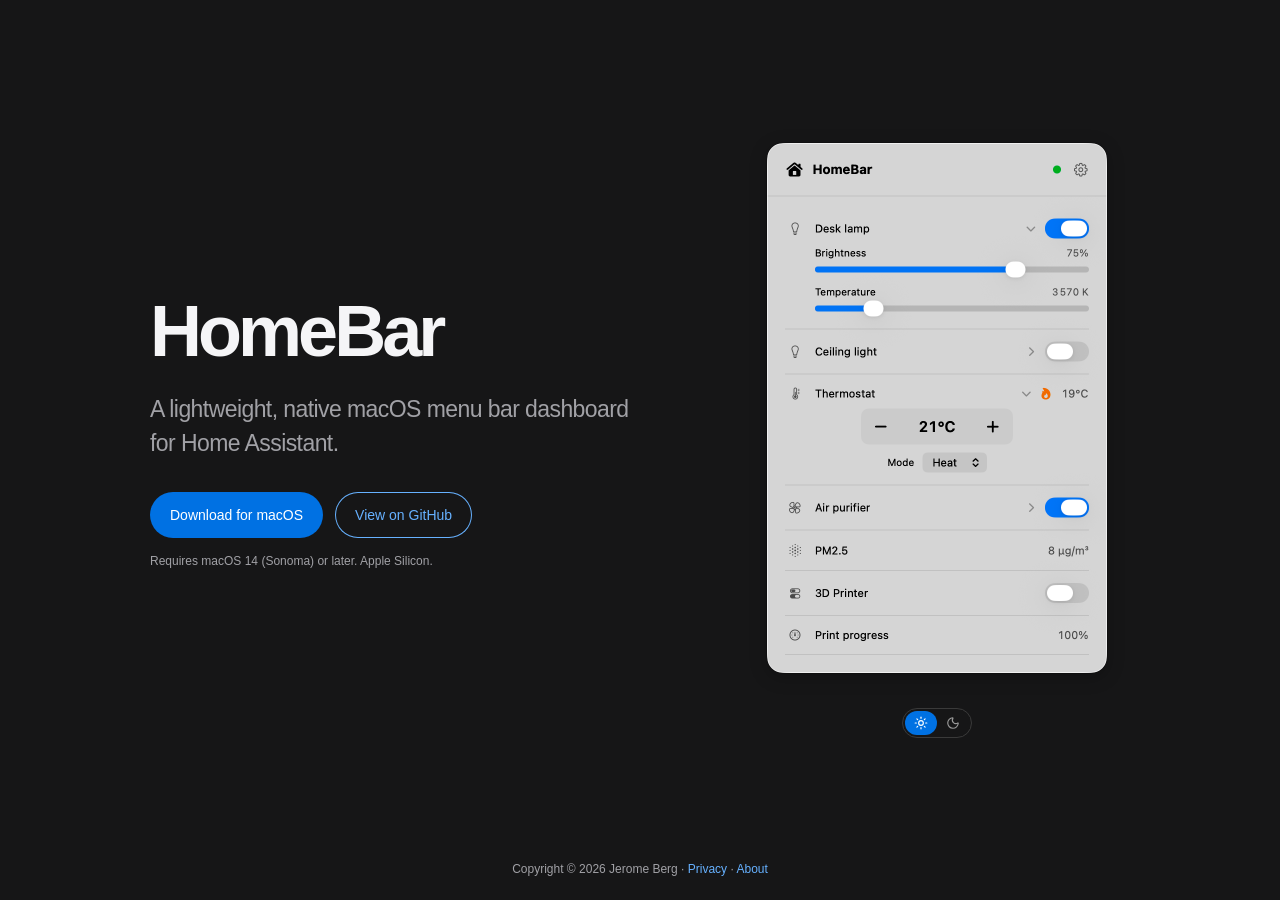
<file: docs/index.html>
<!DOCTYPE html>
<html lang="en">
  <head>
    <meta charset="utf-8">
    <meta name="viewport" content="width=device-width, initial-scale=1">
    <meta name="description" content="A lightweight, native macOS menu bar dashboard for Home Assistant.">
    <link rel="canonical" href="https://homebar.jebrg.com/">
    <title>HomeBar - Home Assistant in your macOS menu bar</title>
    <link rel="stylesheet" href="style.css">
    <link rel="icon" type="image/png" sizes="64x64" href="/assets/favicon.png">
    <script src="screenshot.js" defer></script>
  </head>
  <body>
    <main>
      <div class="intro">
        <h1>HomeBar</h1>
        <p class="description">A lightweight, native macOS menu bar dashboard <span style="white-space: nowrap">for Home Assistant.</span></p>
        <div class="actions">
          <a class="button primary" href="https://github.com/jeromeberg/homebar/releases/latest">Download for macOS</a>
          <a class="button secondary" href="https://github.com/jeromeberg/homebar/">View on GitHub</a>
        </div>
        <p class="compatibility">Requires macOS 14 (Sonoma) or later. Apple Silicon.</p>
      </div>
      <div class="dashboard">
        <img src="assets/light.png" width="772" height="1152" alt="HomeBar dashboard">
        <button class="screenshot-toggle" type="button" aria-label="Dark screenshot" aria-pressed="false" hidden>
          <span class="sun" aria-hidden="true"></span>
          <span class="moon" aria-hidden="true"></span>
        </button>
      </div>
    </main>
    <footer>Copyright © 2026 Jerome Berg · <a href="/privacy.html">Privacy</a> · <a href="/about.html">About</a></footer>
  </body>
</html>
</file>
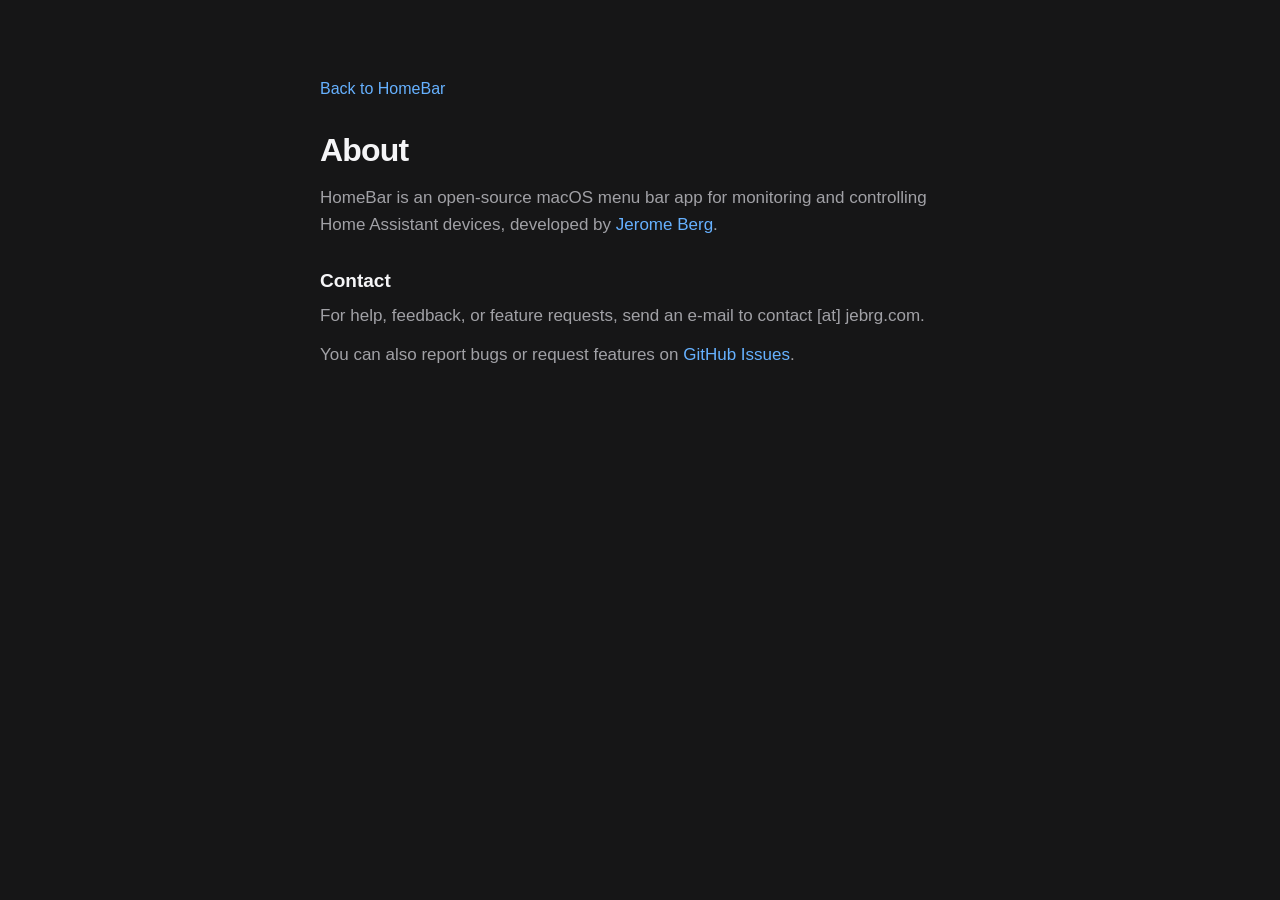
<file: docs/about.html>
<!DOCTYPE html>
<html lang="en">
  <head>
    <meta charset="utf-8">
    <meta name="viewport" content="width=device-width, initial-scale=1">
    <meta name="robots" content="noindex">
    <link rel="canonical" href="https://homebar.jebrg.com/support.html">
    <title>About - HomeBar</title>
    <link rel="stylesheet" href="style.css">
    <link rel="icon" type="image/png" sizes="64x64" href="/assets/favicon.png">
  </head>
  <body>
    <main class="privacy">
      <a href="/">Back to HomeBar</a>
      <h1>About</h1>
      <p>HomeBar is an open-source macOS menu bar app for monitoring and controlling Home Assistant devices, developed by <a href="https://github.com/jeromeberg">Jerome Berg</a>.</p>

      <h2>Contact</h2>
      <p>For help, feedback, or feature requests, send an e-mail to contact [at] jebrg.com</a>.</p>
      <p>You can also report bugs or request features on <a href="https://github.com/jeromeberg/homebar/issues">GitHub Issues</a>.</p>
    </main>
  </body>
</html>
</file>
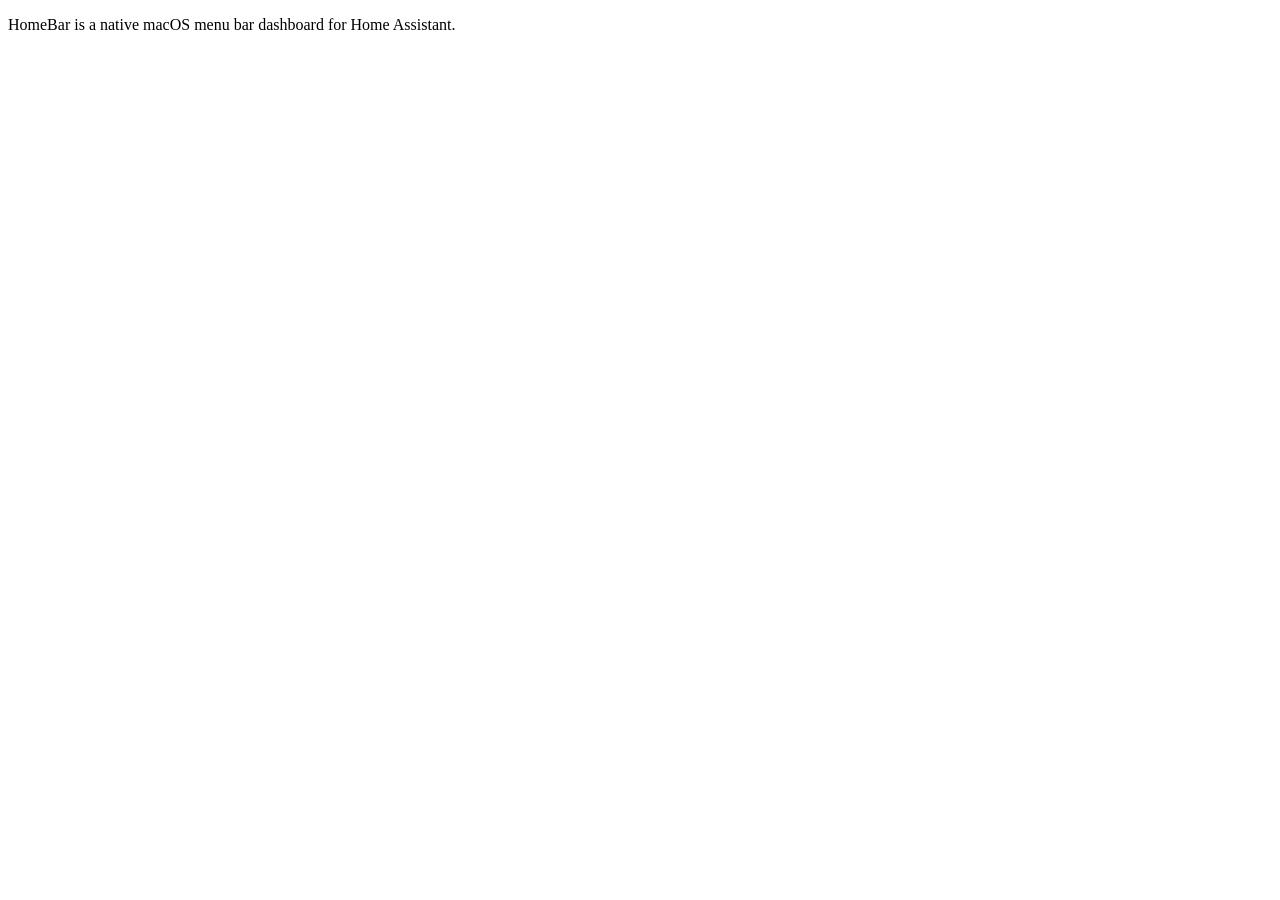
<file: docs/auth.html>
<!doctype html>
<html lang="en">
<head>
    <meta charset="utf-8">
    <meta name="robots" content="noindex">
    <title>HomeBar</title>
    <link rel="redirect_uri" href="com.jeromeberg.homebar://auth-callback">
</head>
<body><p>HomeBar is a native macOS menu bar dashboard for Home Assistant.</p></body>
</html>
</file>
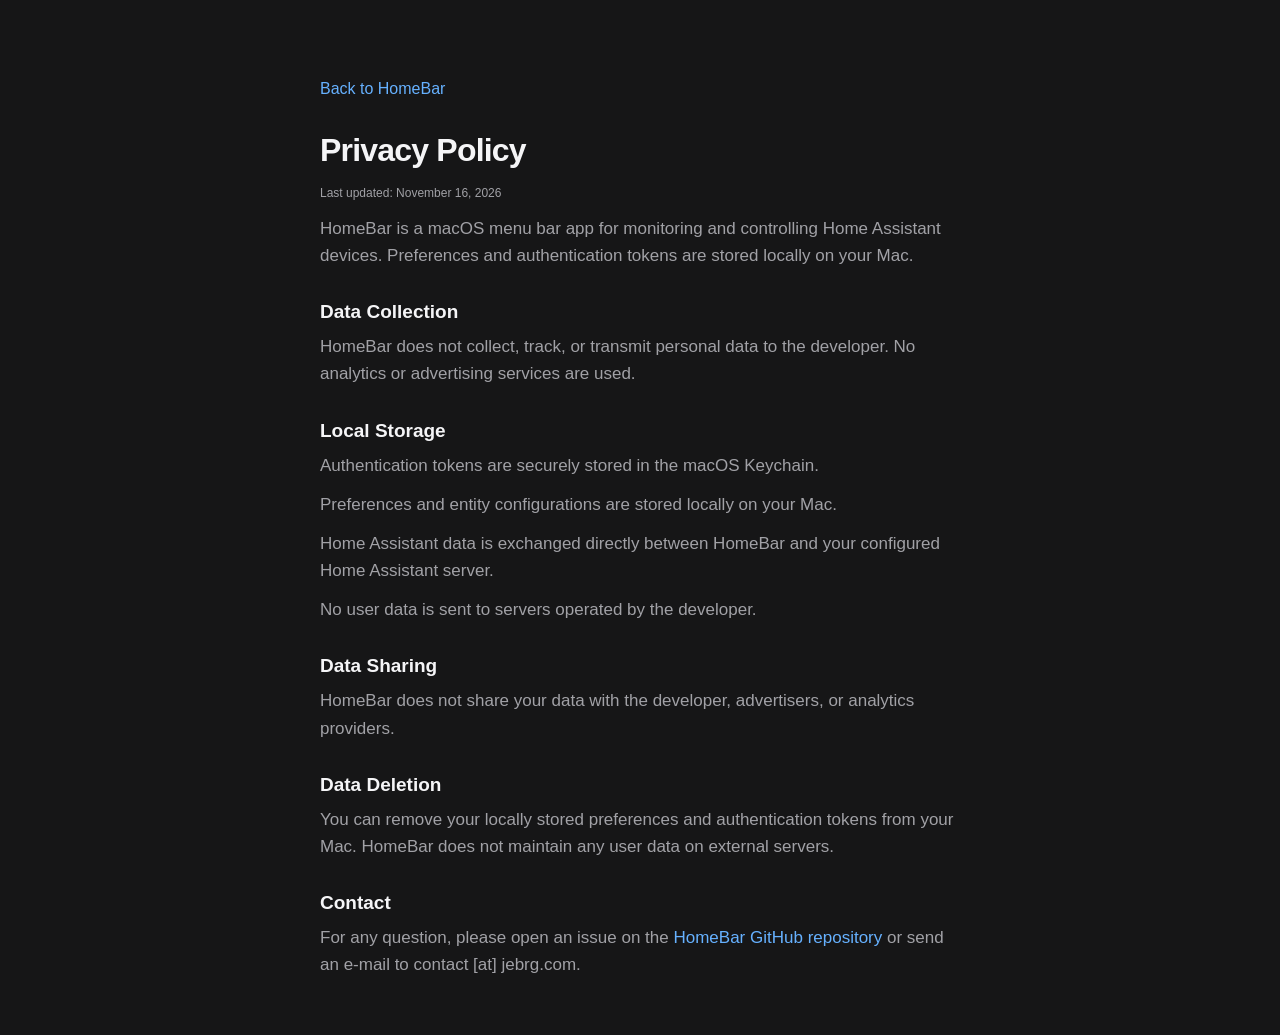
<file: docs/privacy.html>
<!DOCTYPE html>
<html lang="en">
  <head>
    <meta charset="utf-8">
    <meta name="viewport" content="width=device-width, initial-scale=1">
    <link rel="canonical" href="https://homebar.jebrg.com/privacy.html">
    <meta name="robots" content="noindex">
    <title>Privacy - HomeBar</title>
    <link rel="stylesheet" href="style.css">
    <link rel="icon" type="image/png" sizes="64x64" href="/assets/favicon.png">
  </head>
  <body>
    <main class="privacy">
      <a href="/">Back to HomeBar</a>
      <h1>Privacy Policy</h1>
      <p class="updated">Last updated: November 16, 2026</p>
      <p>HomeBar is a macOS menu bar app for monitoring and controlling Home Assistant devices. Preferences and authentication tokens are stored locally on your Mac.</p>

      <h2>Data Collection</h2>
      <p>HomeBar does not collect, track, or transmit personal data to the developer. No analytics or advertising services are used.</p>

      <h2>Local Storage</h2>
      <p>Authentication tokens are securely stored in the macOS Keychain.</p>
      <p>Preferences and entity configurations are stored locally on your Mac.</p>
      <p>Home Assistant data is exchanged directly between HomeBar and your configured Home Assistant server.</p>
      <p>No user data is sent to servers operated by the developer.</p>

      <h2>Data Sharing</h2>
      <p>HomeBar does not share your data with the developer, advertisers, or analytics providers.</p>

      <h2>Data Deletion</h2>
      <p>You can remove your locally stored preferences and authentication tokens from your Mac. HomeBar does not maintain any user data on external servers.</p>

      <h2>Contact</h2>
      <p>For any question, please open an issue on the <a href="https://github.com/jeromeberg/homebar/issues">HomeBar GitHub repository</a> or send an e-mail to contact [at] jebrg.com.</p>
    </main>
  </body>
</html>
</file>
<file: docs/style.css>
:root {
  color-scheme: dark;
  font-family: -apple-system, BlinkMacSystemFont, sans-serif;
  color: #f5f5f7;
  background: #161617;
  -webkit-font-smoothing: antialiased;
}

* {
  box-sizing: border-box;
}

a {
  text-decoration: none;
  color: #66b1ff;
}

body {
  margin: 0;
  min-height: 100svh;
  display: flex;
  flex-direction: column;
}

main {
  width: min(100% - 54px, 980px);
  margin: auto;
  padding: 80px 0 56px;
  display: flex;
  align-items: center;
  justify-content: space-between;
  gap: 64px;
}

.intro {
  max-width: 480px;
}

h1 {
  margin: 0;
  font-size: clamp(48px, 7vw, 72px);
  font-weight: 700;
  letter-spacing: -0.055em;
  line-height: 1.05;
}

.description,
.compatibility,
footer,
.privacy p {
  color: #a1a1a6;
}

.description {
  margin: 24px 0 32px;
  font-size: 23px;
  line-height: 1.45;
  letter-spacing: -0.025em;
}

.actions {
  display: flex;
  flex-wrap: wrap;
  gap: 12px;
}

.button {
  display: inline-flex;
  align-items: center;
  justify-content: center;
  min-height: 46px;
  padding: 12px 20px;
  border-radius: 999px;
  font-size: 14px;
  font-weight: 500;
}

.primary {
  color: #fff;
  background: #0071e3;
}

.primary:hover {
  background: #0066cc;
}

.secondary {
  box-shadow: inset 0 0 0 1px currentColor;
}

.secondary:hover {
  background: #232e3a;
}

.button:focus-visible {
  outline: 3px solid #0071e3;
  outline-offset: 4px;
}

.compatibility {
  margin: 16px 0 0;
  font-size: 12px;
}

.dashboard {
  width: 386px;
  max-width: 100%;
  flex-shrink: 0;
}

.dashboard img {
  display: block;
  width: 100%;
  height: auto;
}

.screenshot-toggle {
  width: fit-content;
  margin: 7.2px auto 0;
  padding: 2px;
  border: 1px solid #3a3a3a;
  border-radius: 999px;
  background: transparent;
  color: inherit;
  cursor: pointer;
}

.screenshot-toggle:not([hidden]) {
  display: flex;
}

.screenshot-toggle span {
  display: block;
  padding: 5px 9px;
  border-radius: 999px;
  color: #999999;
  transition: color 180ms ease, background-color 180ms ease;
}

.screenshot-toggle span::before {
  content: "";
  display: block;
  width: 14px;
  height: 14px;
  background: currentColor;
  mask: var(--icon) center / contain no-repeat;
}

.screenshot-toggle .sun {
  --icon: url("assets/sun.svg");
}

.screenshot-toggle .moon {
  --icon: url("assets/moon.svg");
}

.screenshot-toggle[aria-pressed="false"] .sun,
.screenshot-toggle[aria-pressed="true"] .moon {
  color: #fff;
  background: #0071e3;
}

.screenshot-toggle:focus-visible {
  outline: 2px solid currentColor;
  outline-offset: 2px;
}

footer {
  padding: 24px;
  font-size: 12px;
  text-align: center;
}


main.privacy {
  max-width: 640px;
  margin: 0 auto;
  display: block;
  text-align: left;
}

.privacy h1 {
  margin-top: 32px;
  font-size: 32px;
  letter-spacing: -0.025em;
  line-height: 1.3;
}

.privacy h2 {
  margin: 32px 0 0;
  font-size: 19px;
}

.privacy p {
  margin: 12px 0 0;
  font-size: 17px;
  line-height: 1.6;
}

.privacy .updated {
  font-size: 12px;
}

.privacy h2 + p {
  margin-top: 10px;
}

@media (max-width: 800px) {
  main {
    width: calc(100% - 48px);
    flex-direction: column;
    gap: 40px;
    padding-top: 64px;
    text-align: center;
  }

  .actions {
    justify-content: center;
  }
}
</file>
